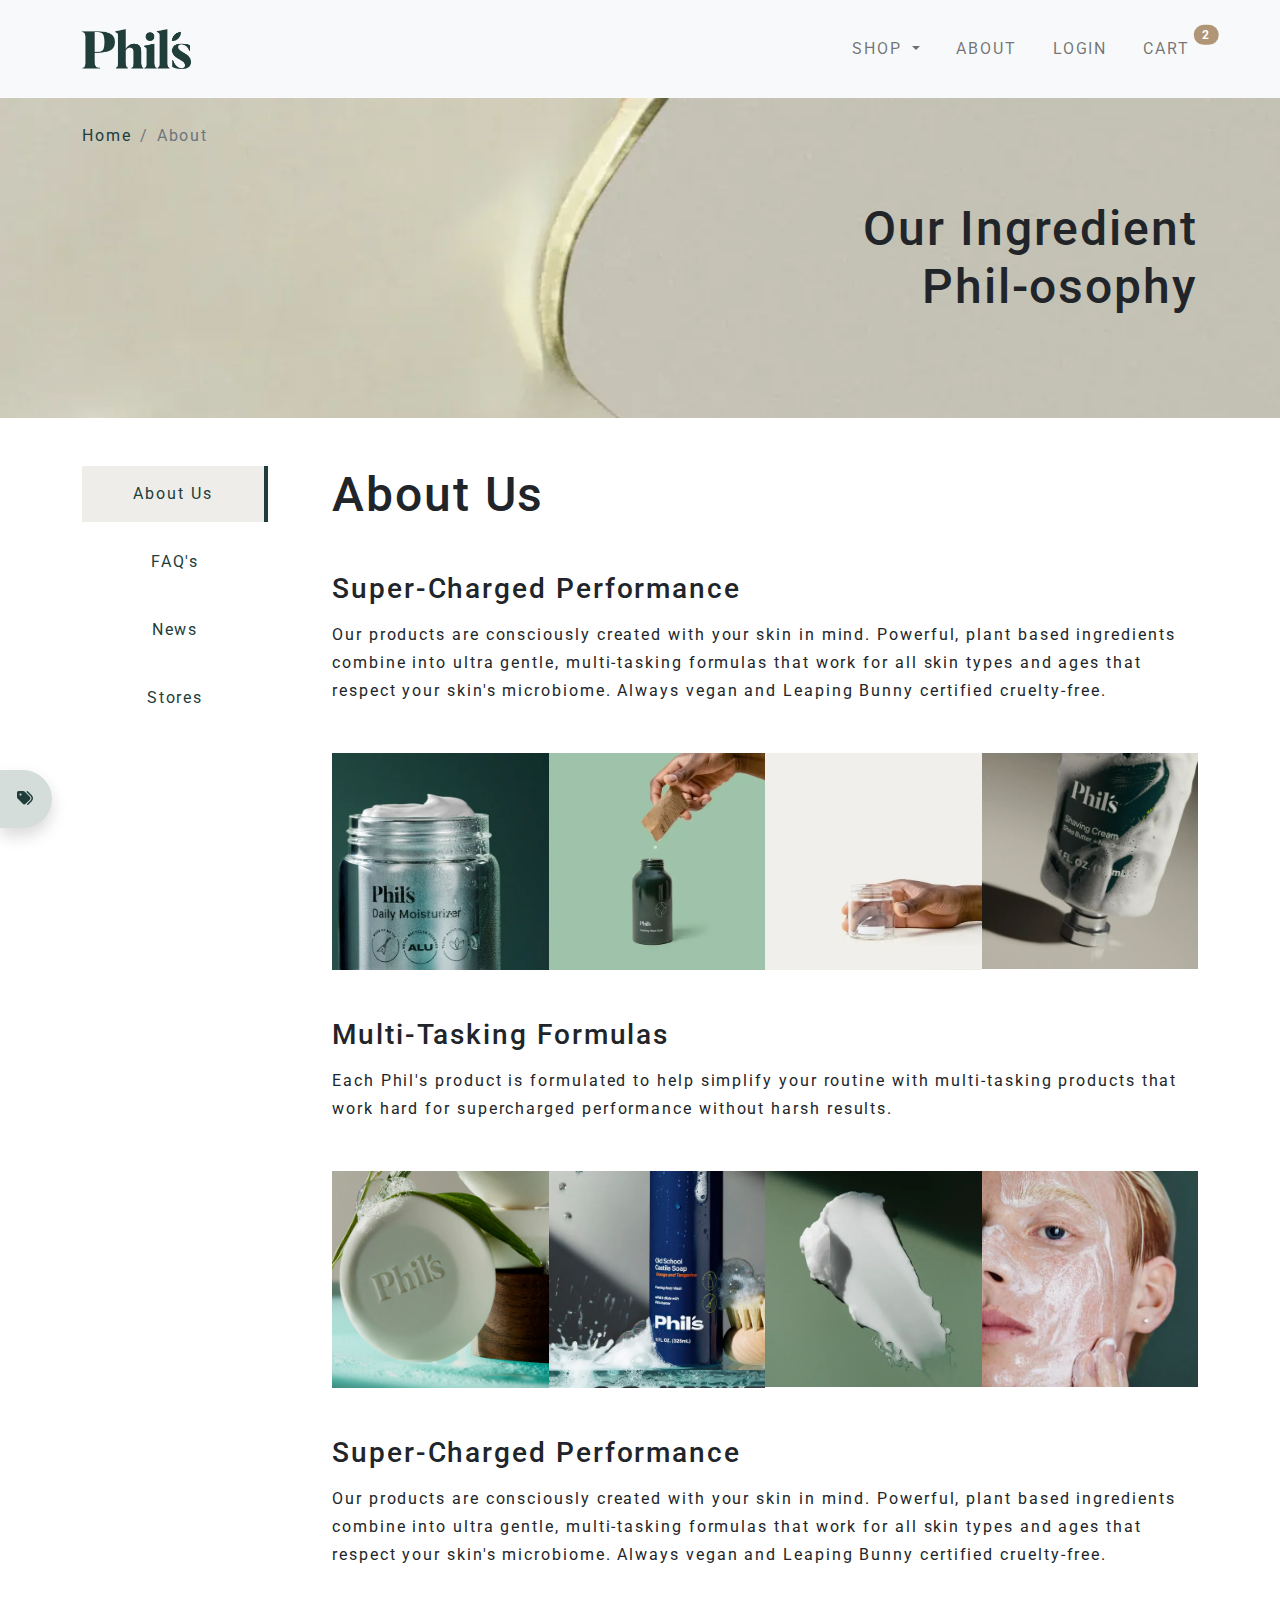
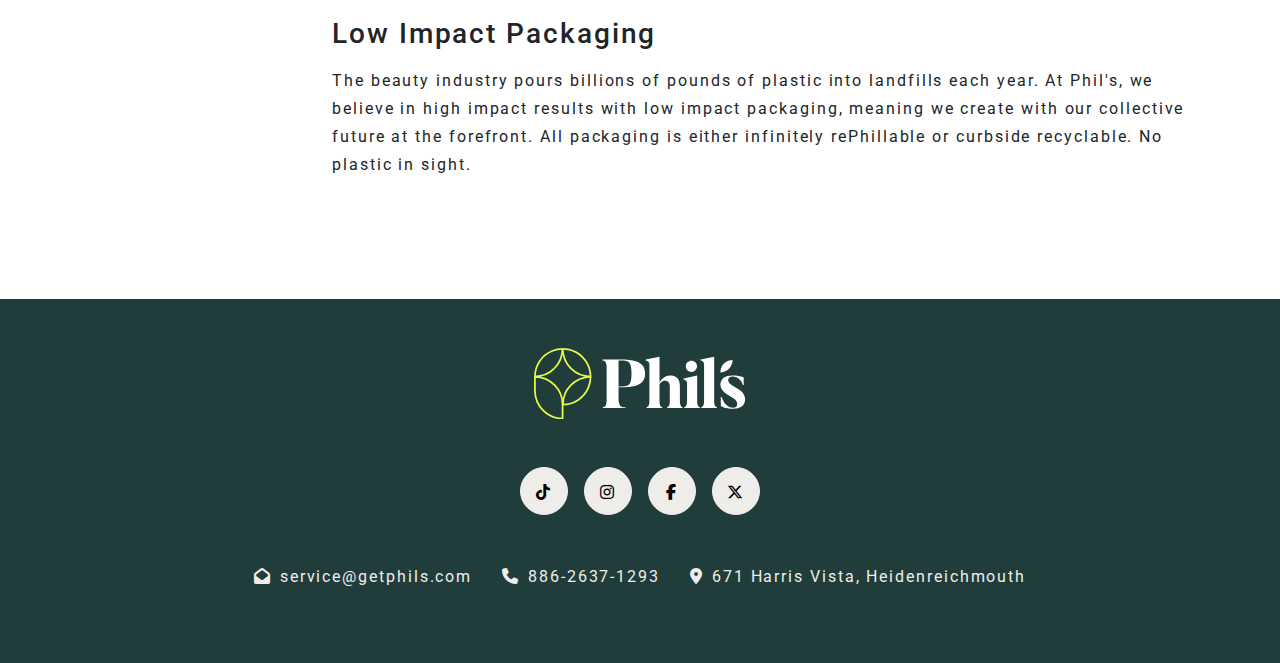
<file: about.html>
<!DOCTYPE html>
<html lang="en" class="h-100">

<head>
  <meta charset="UTF-8">
  <meta name="viewport" content="width=device-width, initial-scale=1.0">
  <title>FAQ</title>
  <link href="https://cdn.jsdelivr.net/npm/bootstrap@5.1.1/dist/css/bootstrap.min.css" rel="stylesheet"
    integrity="sha384-F3w7mX95PdgyTmZZMECAngseQB83DfGTowi0iMjiWaeVhAn4FJkqJByhZMI3AhiU" crossorigin="anonymous">
  <link rel="stylesheet" href="css/link.css">
  <link rel="stylesheet" href="css/products.css">
  <link rel="stylesheet" href="css/about.css">


</head>

<body class="d-flex flex-column h-100">
  <main class="flex-shrink-0">
    <!-- MAIN START -->

    <!-- navbar (nav.html / load-nav.js) -->
    <nav id="nav-container" class="navbar navbar-expand-lg navbar-light bg-light sticky-top"></nav>

    <!-- login modal (login.html / load-login.js) -->
    <form action="" method="get" id="memberLogin"></form>

    <!-- cart (cart.html / load-cart.js) -->
    <div class="offcanvas offcanvas-end" tabindex="-1" id="cartOffcanvas" aria-labelledby="cartOffcanvasLabel"
      style="margin-top: 6rem;"></div>




    <!-- ABOUT US BANNER START -->
    <section id="about-banner">
      <div class="container h-100">
        <div class="row position-relative h-100">
          <div class="col-24">
            <!-- breadcrumb start (load-breadcrumb.js) -->
            <nav aria-label="breadcrumb" id="myBreadcrumb" class="position-relative"  class="container">
              <ol class="breadcrumb container py-4 mb-0">
                <!-- data from load-breadcrumb.js -->
              </ol>
            </nav>
            <!-- breadcrumb end -->
          </div>
          <!-- banner description -->
          <div class="col-24 position-absolute banner-title top-50 end-0">
            <h1 class="text-end">
              Our Ingredient<br>Phil-osophy
            </h1>
          </div>
        </div>
    </section>
    <!-- ABOUT US BANNER END -->


    <div class="container mt-5 mb-8">
      <div class="row">
        <!-- TABS START -->
        <div class="d-flex flex-column flex-md-row align-items-start">
          <!-- tab buttons -->
          <div class="nav nav-pills flex-row flex-md-column col-24 col-md-4 mb-5 mb-md" id="aboutUs" role="tablist"
            aria-orientation="vertical">
            <!-- tab 1 -->
            <button class="nav-link active flex-fill" id="aboutTab" data-bs-toggle="pill" data-bs-target="#aboutContent"
              type="button" role="tab" aria-controls="about-tab" aria-selected="true">About Us</button>
            <!-- tab 2 -->
            <button class="nav-link flex-fill" id="faqTab" data-bs-toggle="pill" data-bs-target="#tabContent"
              type="button" role="tab" aria-controls="tabContent" aria-selected="false">FAQ's</button>
            <!-- tab 3 -->
            <button class="nav-link flex-fill" id="newsTab" data-bs-toggle="pill" data-bs-target="#newsTabContent"
              type="button" role="tab" aria-controls="newsTabContent" aria-selected="false">News</button>
            <!-- tab 4 -->
            <button class="nav-link flex-fill" id="storeTab" data-bs-toggle="pill" data-bs-target="#storeTabContent"
              type="button" role="tab" aria-controls="storeTabContent" aria-selected="false">Stores</button>
          </div>

          <!-- ABOUT US START -->
          <div class="tab-content col-24 col-md-20" id="aboutTabContent">  
            <div class="tab-pane fade show active ps-0 ps-md-7" id="aboutContent" role="tabpanel"
              aria-labelledby="about-tab-content">
              <!-- about us content start -->
              <h1 class="mb-5">About Us</h1>

              <div class="col-24">
                <h3 class="mb-3">Super-Сharged Performance</h3>
                <p class="mb-5">Our products are consciously created with your skin in mind. Powerful, plant based
                  ingredients combine into ultra gentle, multi-tasking formulas that work for all skin types and ages
                  that respect your skin's microbiome. Always vegan and Leaping Bunny certified cruelty-free.</p>
              </div>

              <div class="col-24 d-flex flex-wrap mb-5">      
                <div class="col-12 col-sm-6 about-img-box overflow-hidden">
                  <img src="imgs/about-01.webp" alt="Image of Phil's Product" class="h-100">
                </div>
                <div class="col-12 col-sm-6 about-img-box overflow-hidden">
                  <img src="imgs/about-02.webp" alt="Image of Phil's Product" class="h-100">
                </div>
                <div class="col-12 col-sm-6 about-img-box overflow-hidden">
                  <img src="imgs/about-03.webp" alt="Image of Phil's Product" class="w-100">
                </div>
                <div class="col-12 col-sm-6 about-img-box overflow-hidden">
                  <img src="imgs/about-04.webp" alt="Image of Phil's Product" class="w-100">
                </div>
              </div>

              <div class="col-24">
                <h3 class="mb-3">Multi-Tasking Formulas</h3>
                <p class="mb-5">Each Phil's product is formulated to help simplify your routine with multi-tasking
                  products that work hard for supercharged performance without harsh results.</p>
              </div>

              <div class="col-24 d-flex flex-wrap mb-5">      
                <div class="col-12 col-sm-6 about-img-box overflow-hidden">
                  <img src="imgs/about-05.webp" alt="Image of Phil's Product" class="h-100">
                </div>
                <div class="col-12 col-sm-6 about-img-box overflow-hidden">
                  <img src="imgs/about-06.webp" alt="Image of Phil's Product" class="h-100">
                </div>
                <div class="col-12 col-sm-6 about-img-box overflow-hidden">
                  <img src="imgs/about-07.webp" alt="Image of Phil's Product" class="w-100">
                </div>
                <div class="col-12 col-sm-6 about-img-box overflow-hidden">
                  <img src="imgs/about-08.webp" alt="Image of Phil's Product" class="w-100">
                </div>
              </div>

              <div class="col-24">
                <h3 class="mb-3">Super-Сharged Performance</h3>
                <p class="mb-5">Our products are consciously created with your skin in mind. Powerful, plant based
                  ingredients combine into ultra gentle, multi-tasking formulas that work for all skin types and ages
                  that respect your skin's microbiome. Always vegan and Leaping Bunny certified cruelty-free.</p>
              </div>

              <div class="col-24">
                <h3 class="mb-3">Low Impact Packaging</h3>
                <p class="mb-5">The beauty industry pours billions of pounds of plastic into landfills each year. At
                  Phil's, we believe in high impact results with low impact packaging, meaning we create with our
                  collective future at the forefront. All packaging is either infinitely rePhillable or curbside
                  recyclable. No plastic in sight.</p>
              </div>            
              <!-- about us content end -->
            </div>
            <!-- ABOUT US END -->
              
            <!-- FAQ START -->
            <div class="tab-pane fade ps-0 ps-md-7" id="tabContent" role="tabpanel" aria-labelledby="faqTab">
              <h1 class="mb-5">FAQ's</h1>
              <!-- accordion start -->
              <div class="accordion" id="faqAccordion">
                <!-- accordion content from faq.js -->
              </div>
              <!-- accordion end -->
            </div>
            <!-- FAQ END -->

            <!-- NEWS START -->
            <div class="tab-pane fade ps-0 ps-md-7" id="newsTabContent" role="tabpanel" aria-labelledby="newsTab">
              <!-- about us content start -->
              <h1 class="mb-5">News</h1>
              <div class="col-24 d-flex flex-wrap justify-content-between">
              
                <div class="col-24 mb-6 bg-primary-50 d-flex flex-column flex-lg-row rounded-3 overflow-hidden overflow-hidden">            
                  <div class="col-24 col-lg-10">
                    <img src="imgs/about-01.webp" alt="Image of Phil's Products" class="object-cover">
                  </div>
                  <div class="col-24 col-lg-14 ps-5 d-flex flex-wrap align-items-center">
                    <div>
                      <h4 class="text-primary mb-3 mt-4 mt-lg-0">Infinitely Recyclable</h4>
                      <a type="button" href="products-all.html"
                        class="btn btn-accent btn-outline-primary rounded-pill px-4 p-2 mb-5 m-lg-0">
                        SHOP ONLINE<i class="fa-solid fa-arrow-right-long ms-4"></i>
                      </a>
                    </div>
                  </div>
                </div>
              
                <div class="col-24 col-lg-7 mb-6">
                  <div class=" position-relative overflow-hidden news-box rounded-3" href="#">
                    <div class="position-absolute pt-4 ps-4">
                      <p>Design to be <br> eco-friendly</p>
                    </div>
                    <a class="text-primary position-absolute end-0 bottom-0 mb-4 me-4">
                      <i class="fa-solid fa-arrow-right-long"></i>
                    </a>
                    <div class="w-100">
                      <img src="imgs/about-03.webp" alt="Image of Phil's Products" class="object-cover">
                    </div>
                  </div>
                </div>

                <div class="col-24 col-lg-7 mb-6">
                  <div class=" position-relative overflow-hidden news-box rounded-3">
                    <div class="position-absolute pt-4 ps-4">
                      <p>Design to be <br> eco-friendly</p>
                    </div>
                    <a class="text-primary position-absolute end-0 bottom-0 mb-4 me-4" href="#">
                      <i class="fa-solid fa-arrow-right-long"></i>
                    </a>
                    <div class="w-100">
                      <img src="imgs/about-02.webp" alt="Image of Phil's Products" class="object-cover">
                    </div>
                  </div>
                </div>

                <div class="col-24 col-lg-7 mb-6">
                  <div class=" position-relative overflow-hidden news-box rounded-3">
                    <div class="position-absolute pt-4 ps-4">
                      <p>Design to be <br> eco-friendly</p>
                    </div>
                    <a class="text-primary position-absolute end-0 bottom-0 mb-4 me-4" href="#">
                      <i class="fa-solid fa-arrow-right-long"></i>
                    </a>
                    <div class="w-100">
                      <img src="imgs/about-09.webp" alt="Image of Phil's Products" class="object-cover">
                    </div>
                  </div>
                </div>


                

              
              
              
              </div>
              <!-- about us content end -->
              </div>
            <!-- NEWS END -->

            <!-- STORE START -->
            <div class="tab-pane fade ps-0 ps-md-7" id="storeTabContent" role="tabpanel" aria-labelledby="storeTab">
              <h1 class="mb-5">Stores</h1>

              <div class="row" id="storeList">
                <!-- store data from stores.js -->
              </div>



            </div>
            <!-- STORE END -->
          </div>

        </div>
        <!-- TABS END -->
      </div>
    </div>


    <!-- PROMOTION -->
    <button
      class="btn btn-primary-50 position-fixed start-0 bottom-0 p-3 mb-8 rounded-start rounded-4 shadow text-primary"
      type="button" data-bs-toggle="offcanvas" data-bs-target="#promoOffcanvas" aria-controls="promoOffcanvas">
      <i class="fa-solid fa-tags"></i>
    </button>
    <div class="offcanvas offcanvas-bottom bg-secondary rounded-bottom rounded-3" tabindex="-1" id="promoOffcanvas"
      aria-labelledby="promoOffcanvasLabel">
      <!-- promotion content from load-promo.js -->
    </div>



    <!-- MAIN END -->
  </main>

  <!-- footer -->
  <footer id="footer-container" class="bg-primary mt-auto"></footer>

  <!-- load general html -->
  <script src="js/load-nav.js"></script>
  <script src="js/load-login.js"></script>
  <script src="js/load-cart.js"></script>
  <script src="js/load-breadcrumb.js"></script>
  <script src="js/load-promo.js"></script>
  <script src="js/load-footer.js"></script>

  <!-- js for this page -->
  <script src="js/faq.js"></script>
  <script src="js/stores.js"></script>


  <!-- bootstrap js link -->
  <script src="https://cdn.jsdelivr.net/npm/bootstrap@5.1.1/dist/js/bootstrap.bundle.min.js"
    integrity="sha384-/bQdsTh/da6pkI1MST/rWKFNjaCP5gBSY4sEBT38Q/9RBh9AH40zEOg7Hlq2THRZ"
    crossorigin="anonymous"></script>

</body>

</html>
</file>
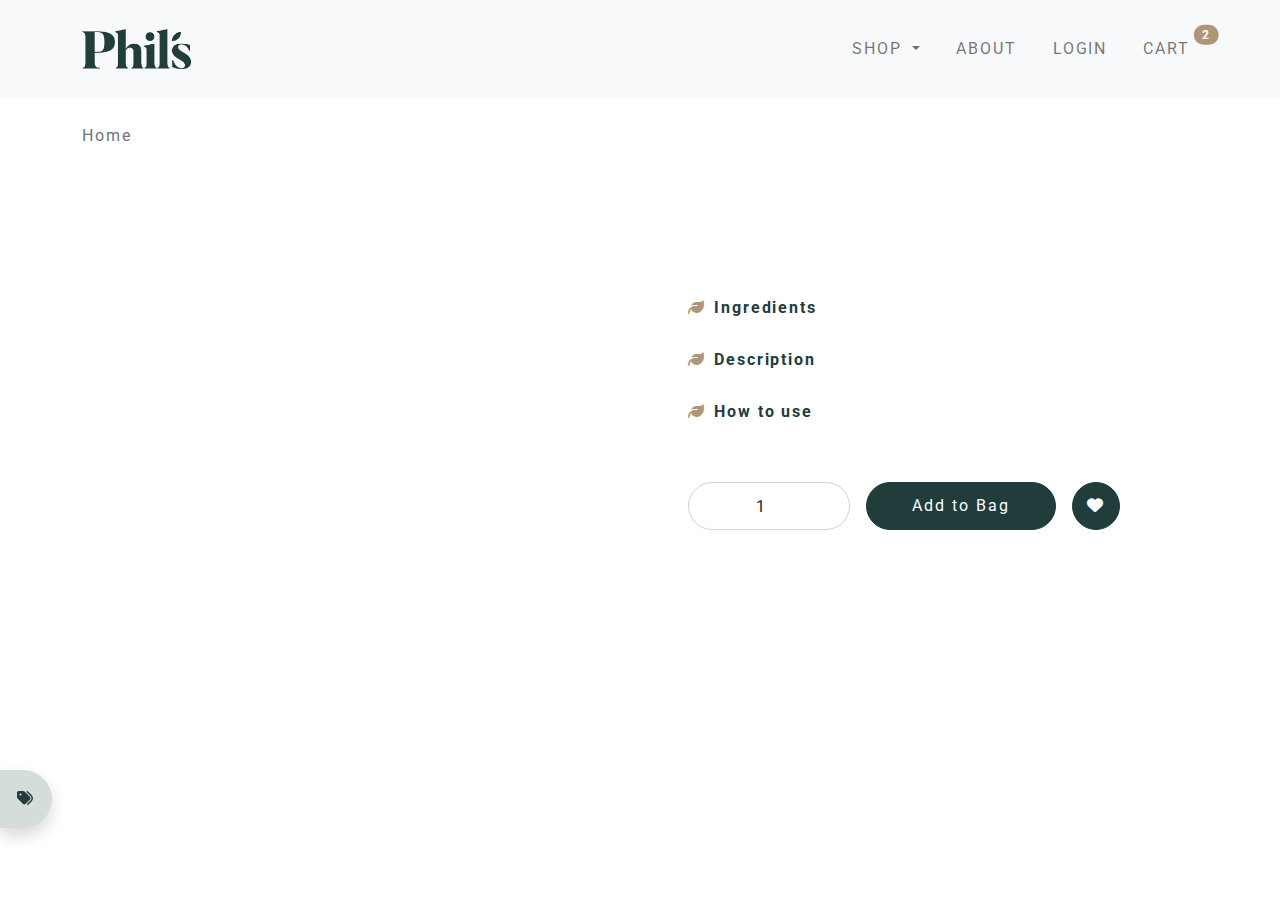
<file: product-details.html>
<!DOCTYPE html>
<html lang="en" class="h-100">

<head>
  <meta charset="UTF-8">
  <meta name="viewport" content="width=device-width, initial-scale=1.0">
  <title>Home</title>
  <link href="https://cdn.jsdelivr.net/npm/bootstrap@5.1.1/dist/css/bootstrap.min.css" rel="stylesheet"
    integrity="sha384-F3w7mX95PdgyTmZZMECAngseQB83DfGTowi0iMjiWaeVhAn4FJkqJByhZMI3AhiU" crossorigin="anonymous">
  <link rel="stylesheet" href="css/link.css">
  <link rel="stylesheet" href="css/product-detail.css">

</head>

<body class="d-flex flex-column h-100">
  <main class="flex-shrink-0">
    <!-- MAIN START -->

    <!-- navbar (nav.html / load-nav.js) -->
    <nav id="nav-container" class="navbar navbar-expand-lg navbar-light bg-light sticky-top"></nav>

    <!-- login modal (login.html / load-login.js) -->
    <form action="" method="get" id="memberLogin"></form>

    <!-- cart (cart.html / load-cart.js) -->
    <div class="offcanvas offcanvas-end" tabindex="-1" id="cartOffcanvas" aria-labelledby="cartOffcanvasLabel"></div>

    <!-- breadcrumb -->
    <nav aria-label="breadcrumb" id="myBreadcrumb" class="container">
      <ol class="breadcrumb container py-4 mb-0">
        <!-- data from load-breadcrumb.js -->
      </ol>
    </nav>


    <!-- product detail start -->
    <section class="container py-8">
        <div class="row">
            <!-- Carousel for product images -->
            <div class="col-24 order-2 order-lg-1 col-lg-12 p-0ａ">
                <div id="productCarouselIndicators" class="carousel slide rounded-top-start rounded-bottom-end rounded-4 overflow-hidden" data-bs-ride="carousel">
                    <div class="carousel-indicators">
                        <!-- carousel image (product.js) -->
                    </div>
                    <div class="carousel-inner">
                        <!-- carousel image (product.js) -->
                    </div>
                    <button class="carousel-control-prev" type="button" data-bs-target="#productCarouselIndicators" data-bs-slide="prev">
                        <span class="carousel-control-prev-icon" aria-hidden="true"></span>
                        <span class="visually-hidden">Previous</span>
                    </button>
                    <button class="carousel-control-next" type="button" data-bs-target="#productCarouselIndicators" data-bs-slide="next">
                        <span class="carousel-control-next-icon" aria-hidden="true"></span>
                        <span class="visually-hidden">Next</span>
                    </button>
                </div>
            </div>

            <!-- Product Details -->
            <div class="col-24 col-lg-12 order-1 order-lg-2 ps-0 ps-lg-5 d-flex align-items-center">
                <div>
                    <!-- product title -->
                    <h1 id="product-name" class="mb-3 text-primary fw-bolder"></h1>
                    <p id="product-size" class="mb-5"></p>

                    <!-- price -->
                    <h3 id="product-price" class="mb-5 text-primary fw-bolder"></h3>

                    <!-- ingredients -->
                    <p class="fw-bolder mb-1 text-primary"><i class="fa-solid fa-leaf me-2 text-accent"></i>Ingredients</p>
                    <p id="product-ingredients" class="mb-4 text-primary"></p>

                    <!-- description -->
                    <p class="fw-bolder mb-1 text-primary"><i class="fa-solid fa-leaf me-2 text-accent"></i>Description</p>
                    <p id="product-description" class="mb-4"></p>

                    <!-- how to use -->
                    <p class="fw-bolder mb-1 text-primary"><i class="fa-solid fa-leaf me-2 text-accent"></i>How to use</p>
                    <p id="product-usage" class="mb-6"></p>

                    <!-- action button -->
                    <form class="cart-form d-flex">
                      <div class="mb-3 flex-fill">
                        <input type="number" class="form-control rounded-pill text-center" name="qty" id="qty" value="1">
                      </div>
                      <button type="submit" class="btn btn-primary rounded-pill ms-3 btn-add">Add to Bag
                      </button>
                      <button type="submit" class="btn btn-primary rounded-pill ms-3 mb-6 mb-lg-0 btn-square"><i
                          class="fa-solid fa-heart"></i></button>
                    </form>
                    
                </div>
            </div>
        </div>
    </section>
    <!-- product detail end -->
      

  

    <!-- PROMOTION -->
    <button class="btn btn-primary-50 position-fixed start-0 bottom-0 p-3 mb-8 rounded-start rounded-4 shadow text-primary"
    type="button" data-bs-toggle="offcanvas" data-bs-target="#promoOffcanvas" aria-controls="promoOffcanvas">
    <i class="fa-solid fa-tags"></i>
    </button>
    <div class="offcanvas offcanvas-bottom bg-secondary rounded-bottom rounded-3" tabindex="-1" id="promoOffcanvas" aria-labelledby="promoOffcanvasLabel">
      <!-- promotion content from load-promo.js -->
    </div>

    <!-- MAIN END -->
  </main>



  <!-- footer -->
  <footer id=" footer-container" class="bg-primary mt-auto"></footer>

  <!-- load general html -->
  <script src="js/load-nav.js"></script>
  <script src="js/load-login.js"></script>
  <script src="js/load-cart.js"></script>
  <script src="js/load-breadcrumb.js"></script>
  <script src="js/load-promo.js"></script>
  <script src="js/load-footer.js"></script>

  <!-- js for this page -->
  <script src="js/products.js"></script>
  <script src="js/product-details-render.js"></script>


  <!-- bootstrap js link -->
  <script src="https://cdn.jsdelivr.net/npm/bootstrap@5.1.1/dist/js/bootstrap.bundle.min.js"
    integrity="sha384-/bQdsTh/da6pkI1MST/rWKFNjaCP5gBSY4sEBT38Q/9RBh9AH40zEOg7Hlq2THRZ"
    crossorigin="anonymous"></script>
</body>

</html>
</file>
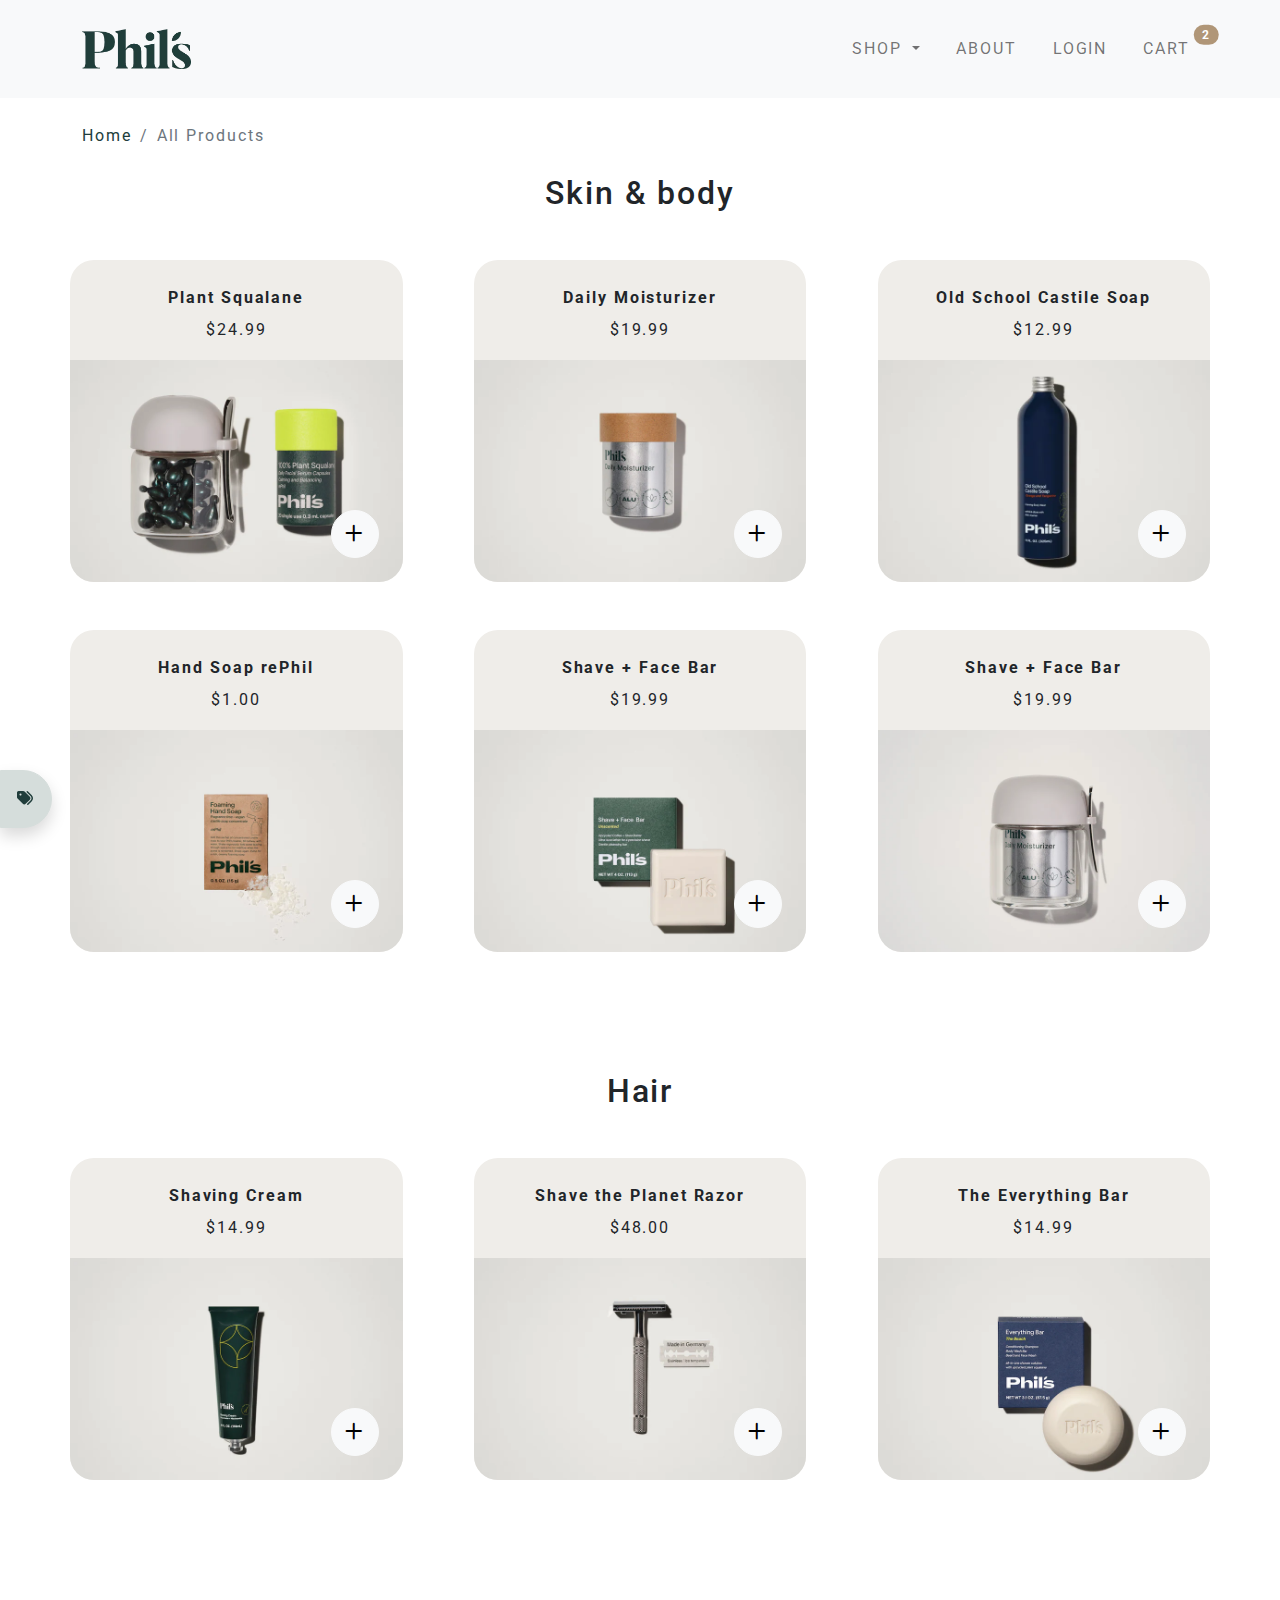
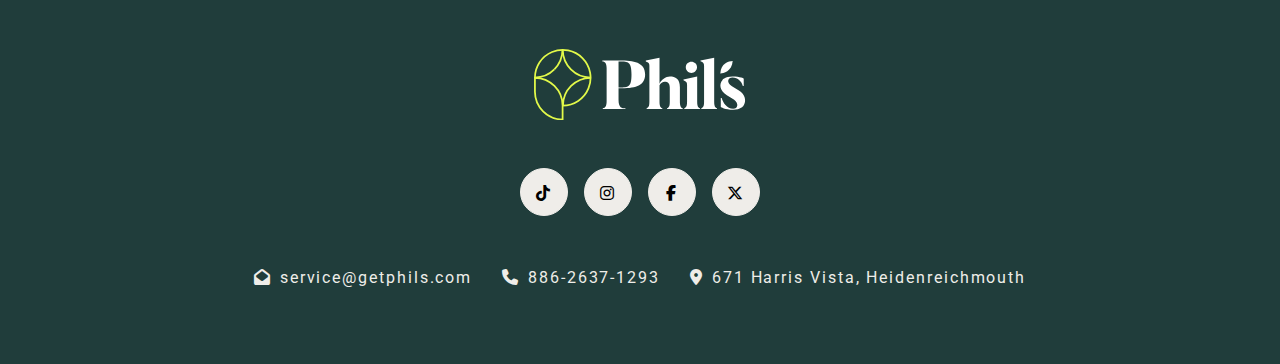
<file: products-all.html>
<!DOCTYPE html>
<html lang="en" class="h-100">

<head>
  <meta charset="UTF-8">
  <meta name="viewport" content="width=device-width, initial-scale=1.0">
  <title>All Products</title>
  <link href="https://cdn.jsdelivr.net/npm/bootstrap@5.1.1/dist/css/bootstrap.min.css" rel="stylesheet"
    integrity="sha384-F3w7mX95PdgyTmZZMECAngseQB83DfGTowi0iMjiWaeVhAn4FJkqJByhZMI3AhiU" crossorigin="anonymous">
  <link rel="stylesheet" href="css/link.css">
  <link rel="stylesheet" href="css/products.css">
 

</head>

<body id="all" class="d-flex flex-column h-100">
  <main class="flex-shrink-0">
    <!-- MAIN START -->

    <!-- navbar (nav.html / load-nav.js) -->
    <nav id="nav-container" class="navbar navbar-expand-lg navbar-light bg-light sticky-top"></nav>

    <!-- login modal (login.html / load-login.js) -->
    <form action="" method="get" id="memberLogin"></form>

    <!-- cart (cart.html / load-cart.js) -->
    <div class="offcanvas offcanvas-end" tabindex="-1" id="cartOffcanvas" aria-labelledby="cartOffcanvasLabel"></div>

    <!-- breadcrumb -->
    <nav aria-label="breadcrumb" id="myBreadcrumb" class="container">
      <ol class="breadcrumb container py-4 mb-0">
        <!-- data from load-breadcrumb.js -->
      </ol>
    </nav>



    <!-- product list - Skin & Body start -->
    <section id="productSkinBody" class="container mb-6">
      <h2 class="mb-5 text-center">Skin & body</h2>
      <div class="row justify-content-between">
          <!-- data from products.js and product-render -->
      </div>
    </section>
    <!-- product list - Skin & Body end -->
    
    <!-- product list - Hair start -->
    <section id="productHair" class="container my-8">
      <h2 class="mb-5 text-center">Hair</h2>
      <div class="row justify-content-between">
          <!-- data from products.js and product-render -->
      </div>
    </section>
    <!-- product list - Hair end -->


    <!-- PROMOTION -->
    <button class="btn btn-primary-50 position-fixed start-0 bottom-0 p-3 mb-8 rounded-start rounded-4 shadow text-primary"
    type="button" data-bs-toggle="offcanvas" data-bs-target="#promoOffcanvas" aria-controls="promoOffcanvas">
    <i class="fa-solid fa-tags"></i>
    </button>
    <div class="offcanvas offcanvas-bottom bg-secondary rounded-bottom rounded-3" tabindex="-1" id="promoOffcanvas" aria-labelledby="promoOffcanvasLabel">
      <!-- promotion content from load-promo.js -->
    </div>


    <!-- MAIN END -->
  </main>

  <!-- footer -->
  <footer id="footer-container" class="bg-primary mt-auto"></footer>

  <!-- load general html -->
  <script src="js/load-nav.js"></script>
  <script src="js/load-login.js"></script>
  <script src="js/load-cart.js"></script>
  <script src="js/load-breadcrumb.js"></script>
  <script src="js/load-promo.js"></script>
  <script src="js/load-footer.js"></script>

  <!-- js for this page -->
  <script src="js/products.js"></script>
  <script src="js/products-render.js"></script>

  <!-- bootstrap js link -->
  <script src="https://cdn.jsdelivr.net/npm/bootstrap@5.1.1/dist/js/bootstrap.bundle.min.js"
    integrity="sha384-/bQdsTh/da6pkI1MST/rWKFNjaCP5gBSY4sEBT38Q/9RBh9AH40zEOg7Hlq2THRZ"
    crossorigin="anonymous"></script>
</body>

</html>
</file>
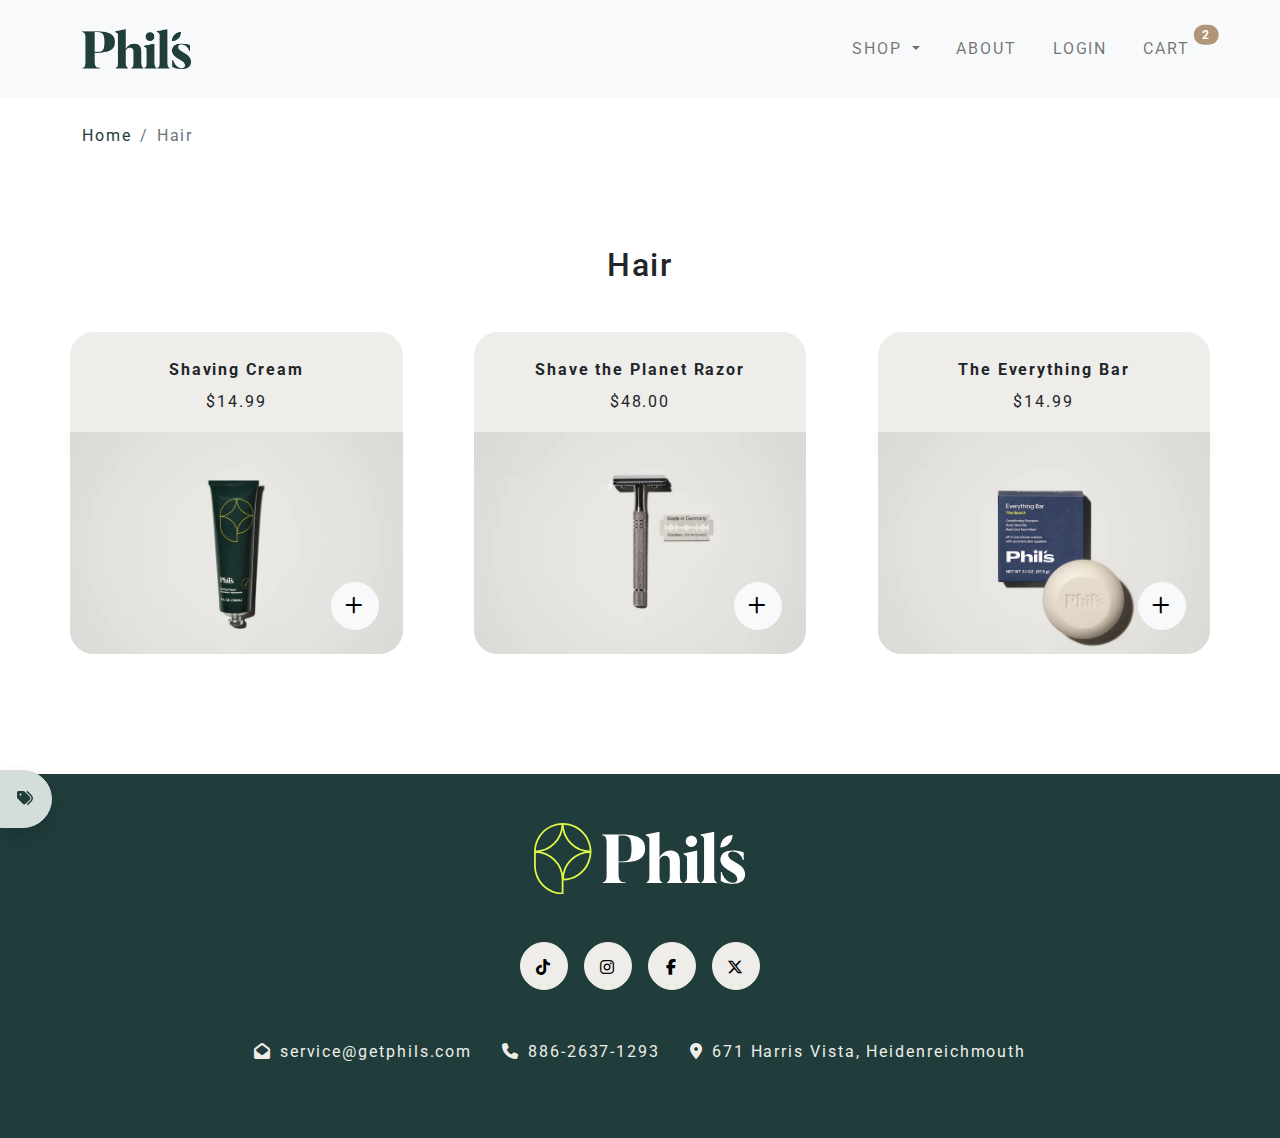
<file: products-hair.html>
<!DOCTYPE html>
<html lang="en" class="h-100">

<head>
  <meta charset="UTF-8">
  <meta name="viewport" content="width=device-width, initial-scale=1.0">
  <title>Hair</title>
  <link href="https://cdn.jsdelivr.net/npm/bootstrap@5.1.1/dist/css/bootstrap.min.css" rel="stylesheet"
    integrity="sha384-F3w7mX95PdgyTmZZMECAngseQB83DfGTowi0iMjiWaeVhAn4FJkqJByhZMI3AhiU" crossorigin="anonymous">
  <link rel="stylesheet" href="css/link.css">
  <link rel="stylesheet" href="css/products.css">
 

</head>

<body id="hair" class="d-flex flex-column h-100">
  <main class="flex-shrink-0">
    <!-- MAIN START -->

    <!-- navbar (nav.html / load-nav.js) -->
    <nav id="nav-container" class="navbar navbar-expand-lg navbar-light bg-light sticky-top"></nav>

    <!-- login modal (login.html / load-login.js) -->
    <form action="" method="get" id="memberLogin"></form>

    <!-- cart (cart.html / load-cart.js) -->
    <div class="offcanvas offcanvas-end" tabindex="-1" id="cartOffcanvas" aria-labelledby="cartOffcanvasLabel"></div>

    <!-- breadcrumb -->
    <nav aria-label="breadcrumb" id="myBreadcrumb" class="container">
      <ol class="breadcrumb container py-4 mb-0">
        <!-- data from load-breadcrumb.js -->
      </ol>
    </nav>

    <!-- product list - Hair start -->
    <section id="productHair" class="container my-8">
      <h2 class="mb-5 text-center">Hair</h2>
      <div class="row justify-content-between">
          <!-- data from products.js and product-render -->
      </div>
    </section>
    <!-- product list - Hair end -->

    <!-- PROMOTION -->
    <button class="btn btn-primary-50 position-fixed start-0 bottom-0 p-3 mb-8 rounded-start rounded-4 shadow text-primary"
    type="button" data-bs-toggle="offcanvas" data-bs-target="#promoOffcanvas" aria-controls="promoOffcanvas">
    <i class="fa-solid fa-tags"></i>
    </button>
    <div class="offcanvas offcanvas-bottom bg-secondary rounded-bottom rounded-3" tabindex="-1" id="promoOffcanvas" aria-labelledby="promoOffcanvasLabel">
      <!-- promotion content from load-promo.js -->
    </div>


    <!-- MAIN END -->
  </main>

  <!-- footer -->
  <footer id="footer-container" class="bg-primary mt-auto"></footer>

  <!-- load general html -->
  <script src="js/load-nav.js"></script>
  <script src="js/load-login.js"></script>
  <script src="js/load-cart.js"></script>
  <script src="js/load-breadcrumb.js"></script>
  <script src="js/load-promo.js"></script>
  <script src="js/load-footer.js"></script>

  <!-- js for this page -->
  <script src="js/products.js"></script>
  <script src="js/products-render.js"></script>

  <!-- bootstrap js link -->
  <script src="https://cdn.jsdelivr.net/npm/bootstrap@5.1.1/dist/js/bootstrap.bundle.min.js"
    integrity="sha384-/bQdsTh/da6pkI1MST/rWKFNjaCP5gBSY4sEBT38Q/9RBh9AH40zEOg7Hlq2THRZ"
    crossorigin="anonymous"></script>
</body>

</html>
</file>
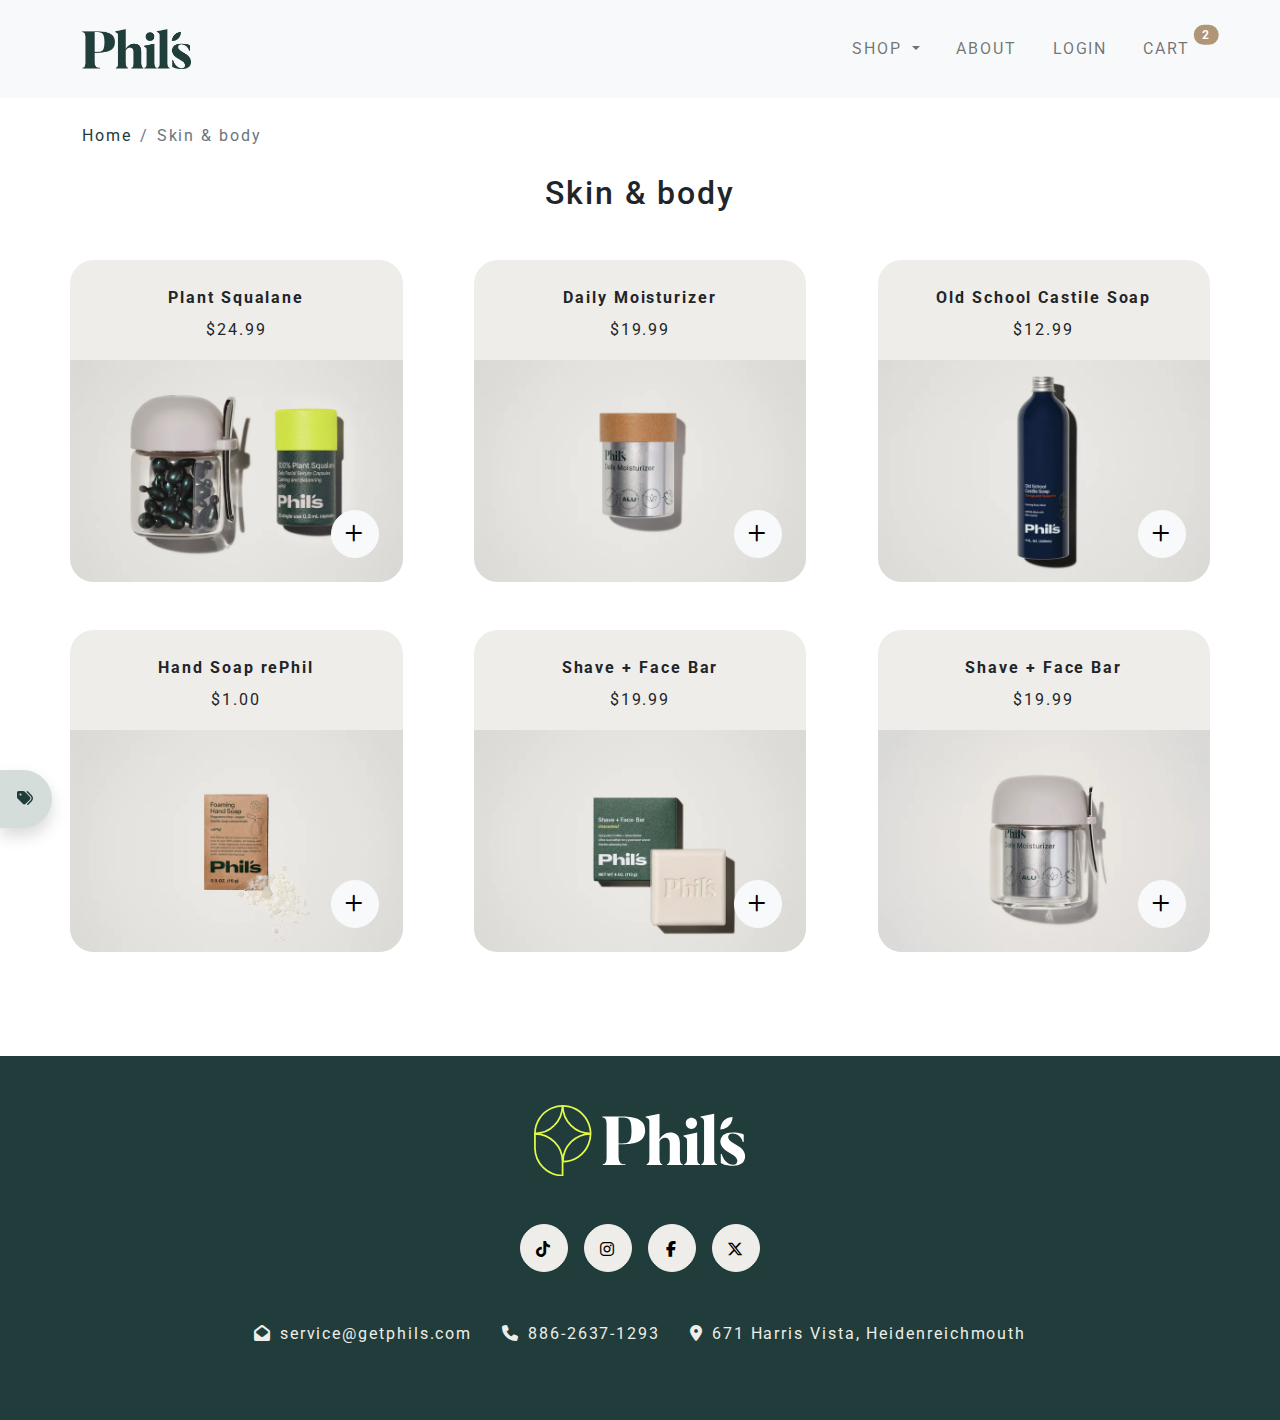
<file: products-skin-body.html>
<!DOCTYPE html>
<html lang="en" class="h-100">

<head>
  <meta charset="UTF-8">
  <meta name="viewport" content="width=device-width, initial-scale=1.0">
  <title>Skin & body</title>
  <link href="https://cdn.jsdelivr.net/npm/bootstrap@5.1.1/dist/css/bootstrap.min.css" rel="stylesheet"
    integrity="sha384-F3w7mX95PdgyTmZZMECAngseQB83DfGTowi0iMjiWaeVhAn4FJkqJByhZMI3AhiU" crossorigin="anonymous">
  <link rel="stylesheet" href="css/link.css">
  <link rel="stylesheet" href="css/products.css">
 

</head>

<body id="skin-body" class="d-flex flex-column h-100">
  <main class="flex-shrink-0">
    <!-- MAIN START -->

    <!-- navbar (nav.html / load-nav.js) -->
    <nav id="nav-container" class="navbar navbar-expand-lg navbar-light bg-light sticky-top"></nav>

    <!-- login modal (login.html / load-login.js) -->
    <form action="" method="get" id="memberLogin"></form>

    <!-- cart (cart.html / load-cart.js) -->
    <div class="offcanvas offcanvas-end" tabindex="-1" id="cartOffcanvas" aria-labelledby="cartOffcanvasLabel"></div>

    <!-- breadcrumb -->
    <nav aria-label="breadcrumb" id="myBreadcrumb" class="container">
      <ol class="breadcrumb container py-4 mb-0">
        <!-- data from load-breadcrumb.js -->
      </ol>
    </nav>


    <!-- product list - Skin & Body start -->
    <section id="productSkinBody" class="container mb-6">
      <h2 class="mb-5 text-center">Skin & body</h2>
      <div class="row justify-content-between">
          <!-- data from products.js and product-render -->
      </div>
    </section>
    <!-- product list - Skin & Body end -->
  
    <!-- PROMOTION -->
    <button class="btn btn-primary-50 position-fixed start-0 bottom-0 p-3 mb-8 rounded-start rounded-4 shadow text-primary"
    type="button" data-bs-toggle="offcanvas" data-bs-target="#promoOffcanvas" aria-controls="promoOffcanvas">
    <i class="fa-solid fa-tags"></i>
    </button>
    <div class="offcanvas offcanvas-bottom bg-secondary rounded-bottom rounded-3" tabindex="-1" id="promoOffcanvas" aria-labelledby="promoOffcanvasLabel">
      <!-- promotion content from load-promo.js -->
    </div>


    <!-- MAIN END -->
  </main>

  <!-- footer -->
  <footer id="footer-container" class="bg-primary mt-auto"></footer>

  <!-- load general html -->
  <script src="js/load-nav.js"></script>
  <script src="js/load-login.js"></script>
  <script src="js/load-cart.js"></script>
  <script src="js/load-breadcrumb.js"></script>
  <script src="js/load-promo.js"></script>
  <script src="js/load-footer.js"></script>
  <!-- js for this page -->
  <script src="js/products.js"></script>
  <script src="js/products-render.js"></script>

  <!-- bootstrap js link -->
  <script src="https://cdn.jsdelivr.net/npm/bootstrap@5.1.1/dist/js/bootstrap.bundle.min.js"
    integrity="sha384-/bQdsTh/da6pkI1MST/rWKFNjaCP5gBSY4sEBT38Q/9RBh9AH40zEOg7Hlq2THRZ"
    crossorigin="anonymous"></script>
</body>

</html>
</file>
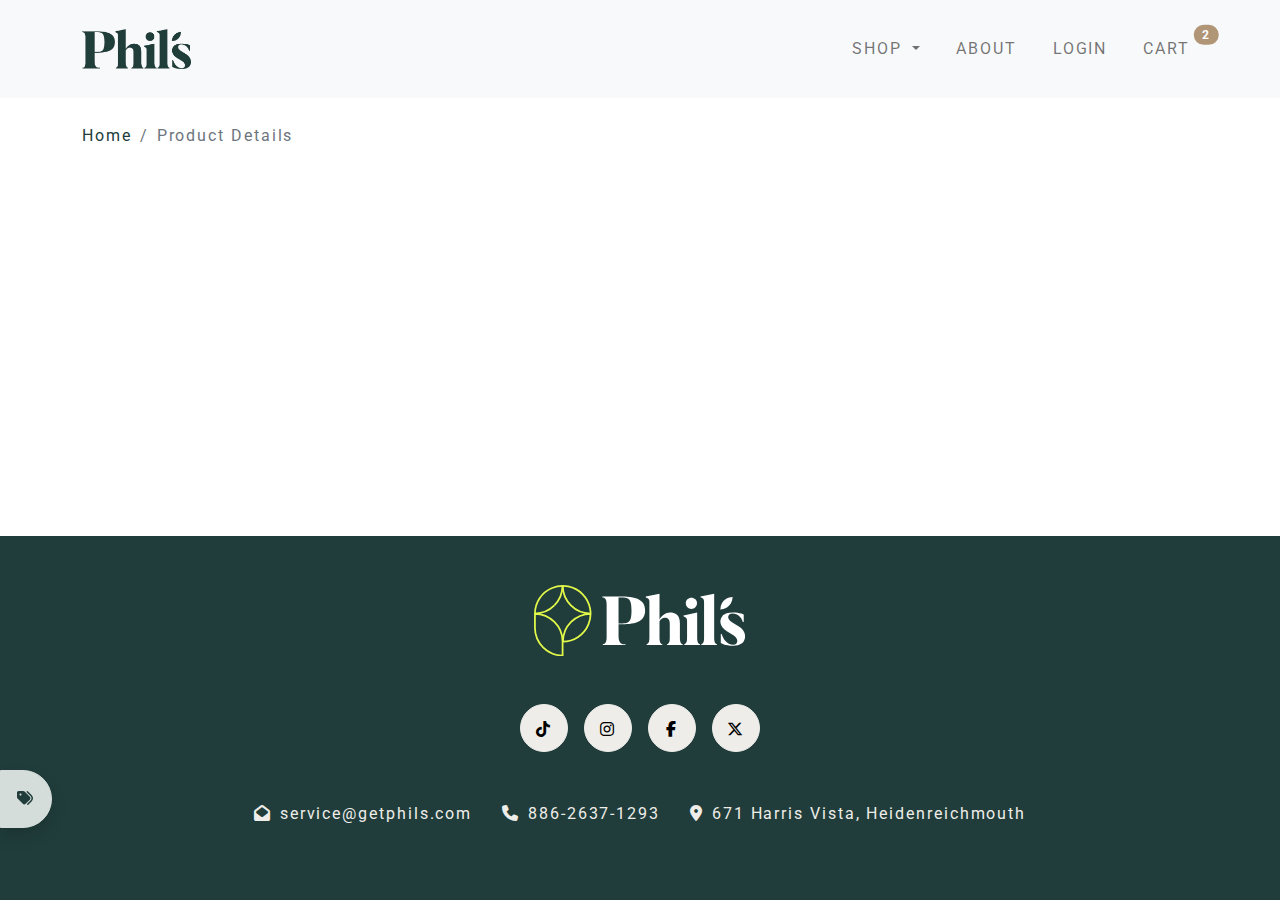
<file: products.html>
<!DOCTYPE html>
<html lang="en" class="h-100">

<head>
  <meta charset="UTF-8">
  <meta name="viewport" content="width=device-width, initial-scale=1.0">
  <title>Products</title>
  <link href="https://cdn.jsdelivr.net/npm/bootstrap@5.1.1/dist/css/bootstrap.min.css" rel="stylesheet"
    integrity="sha384-F3w7mX95PdgyTmZZMECAngseQB83DfGTowi0iMjiWaeVhAn4FJkqJByhZMI3AhiU" crossorigin="anonymous">
  <link rel="stylesheet" href="css/link.css">
  <link rel="stylesheet" href="css/products.css">
 

</head>

<body class="d-flex flex-column h-100">
  <main class="flex-shrink-0">
    <!-- MAIN START -->

    <!-- navbar (nav.html / load-nav.js) -->
    <nav id="nav-container" class="navbar navbar-expand-lg navbar-light bg-light sticky-top"></nav>

    <!-- login modal (login.html / load-login.js) -->
    <form action="" method="get" id="memberLogin"></form>

    <!-- cart (cart.html / load-cart.js) -->
    <div class="offcanvas offcanvas-end" tabindex="-1" id="cartOffcanvas" aria-labelledby="cartOffcanvasLabel"></div>

    <!-- breadcrumb -->
    <nav aria-label="breadcrumb" id="myBreadcrumb" class="container">
      <ol class="breadcrumb container py-4 mb-0">
        <!-- data from load-breadcrumb.js -->
      </ol>
    </nav>



    <!-- product list start -->
    <section id="productList" class="container mb-8">
      <div class="row">
      </div>
    </section>
    <!-- product list end -->


    <!-- PROMOTION -->
    <button class="btn btn-primary-50 position-fixed start-0 bottom-0 p-3 mb-8 rounded-start rounded-4 shadow text-primary"
    type="button" data-bs-toggle="offcanvas" data-bs-target="#promoOffcanvas" aria-controls="promoOffcanvas">
    <i class="fa-solid fa-tags"></i>
    </button>
    <div class="offcanvas offcanvas-bottom bg-secondary rounded-bottom rounded-3" tabindex="-1" id="promoOffcanvas" aria-labelledby="promoOffcanvasLabel">
      <!-- promotion content from load-promo.js -->
    </div>


    <!-- MAIN END -->
  </main>

  <!-- footer -->
  <footer id="footer-container" class="bg-primary mt-auto"></footer>

  <!-- load general html -->
  <script src="js/load-nav.js"></script>
  <script src="js/load-login.js"></script>
  <script src="js/load-cart.js"></script>
  <script src="js/load-breadcrumb.js"></script>
  <script src="js/load-promo.js"></script>
  <script src="js/load-footer.js"></script>
  <!-- js for this page -->
  <script src="js/products.js"></script>
  <script src="js/products-render.js"></script>

  <!-- bootstrap js link -->
  <script src="https://cdn.jsdelivr.net/npm/bootstrap@5.1.1/dist/js/bootstrap.bundle.min.js"
    integrity="sha384-/bQdsTh/da6pkI1MST/rWKFNjaCP5gBSY4sEBT38Q/9RBh9AH40zEOg7Hlq2THRZ"
    crossorigin="anonymous"></script>
</body>

</html>
</file>
<file: css/link.css>
@import url('https://fonts.googleapis.com/css2?family=Roboto:ital,wght@0,100;0,300;0,400;0,500;0,700;0,900;1,100;1,300;1,400;1,500;1,700;1,900&display=swap');

@import "styles.css";

@import url('https://cdnjs.cloudflare.com/ajax/libs/font-awesome/6.5.2/css/all.min.css');

@import 'general.css';
</file>
<file: css/products.css>
#productBanner {
  height: 15rem;
}

.product-card {
  cursor: pointer;
}

.icon-button {
  width: 3rem;
  height: 3rem;
 }
</file>
<file: css/about.css>
#about-banner {
  height: 20rem;
  background-image: url("../imgs/banner-02.webp");
  background-repeat: no-repeat;
  background-size: cover;
}

.banner-title {
  transform: translateY(-50%);
}


/* change bootstrap nav style */
#aboutUs .nav-link {
  height: 3.5rem;
  margin-bottom: .75rem;
  
}

#aboutUs .nav-link.active{
  background-color: #efede9 !important;
  color: #203d3b !important;
  border-right: 4px solid #203d3b;
}


#aboutUs .nav-link:hover {
  background-color: rgb(176, 150, 119, 0.1);
}

@media screen and (max-width: 768px) {
  #aboutUs .nav-link.active{
    border-right: none;
    border-bottom: 4px solid #203d3b;
  }
}

/* change bootstrap accordion border style */
.accordion-item {
  border: none;
}
.accordion-button {
  border: none;
  border-bottom: 1.5px solid #efede9;
}



/* tab 1 about us content */
.about-img-box {
  aspect-ratio: 1 / 1;
}
</file>
<file: css/product-detail.css>
.cart-form input {
  height: 3rem;
}

.cart-form button {
  height: 3rem;
}

.btn-square {
  aspect-ratio: 1;
}

.btn-add {
  width: 60%;
}
</file>
